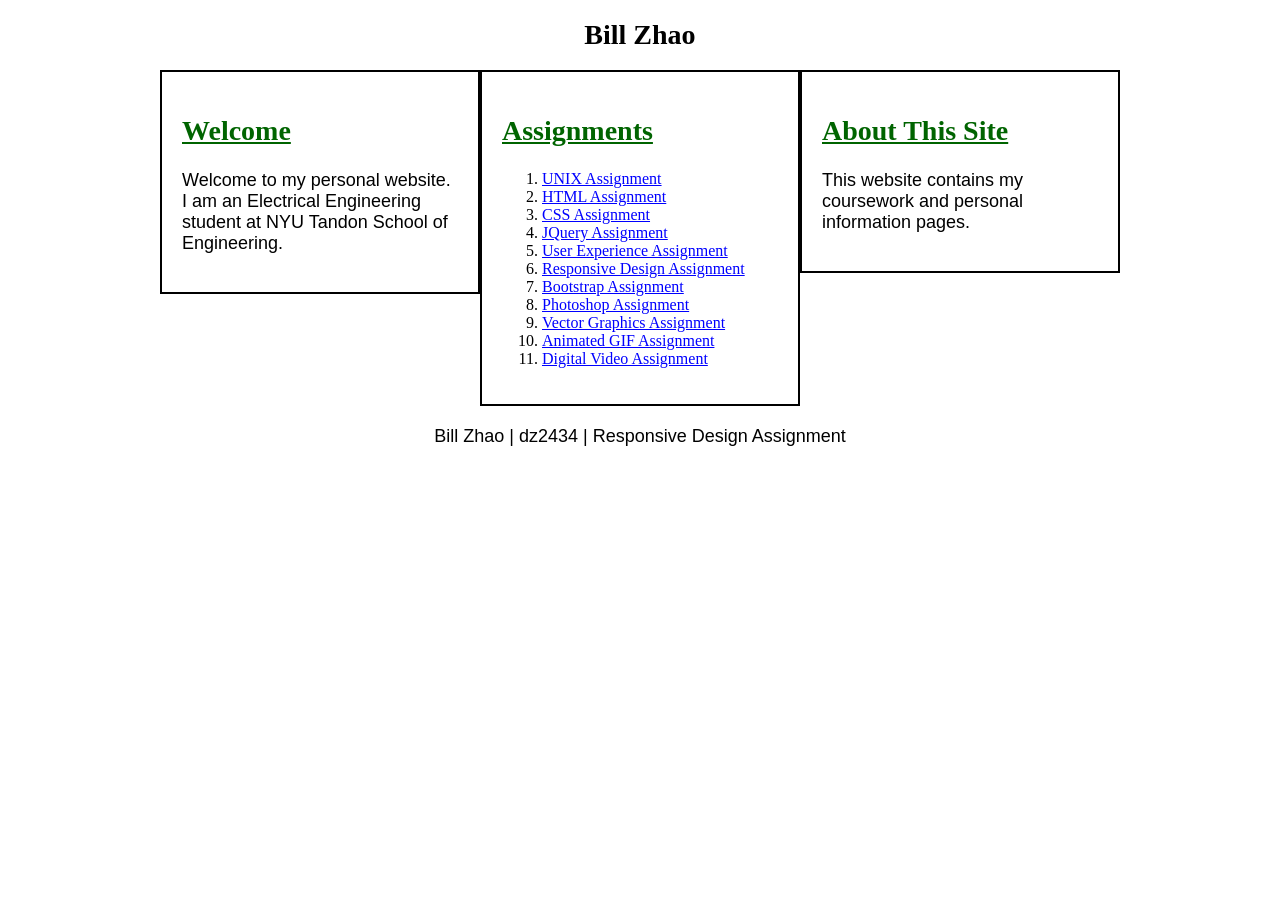
<file: index.html>
<!DOCTYPE html>
<html lang="en">

<head>
    <meta charset="utf-8" />
    <title>Bill Zhao</title>

    <link rel="stylesheet" href="css/main.css">

    <link rel="stylesheet" media="only screen and (max-width: 480px)" href="css/mobile.css">
    <link rel="stylesheet" media="only screen and (min-width: 481px) and (max-width: 960px)" href="css/tablet.css">
    <link rel="stylesheet" media="only screen and (min-width: 961px)" href="css/desktop.css">
    <meta name="viewport" content="initial-scale=1">
</head>

<body>

    <div class="container">

        <header>
            <h1>Bill Zhao</h1>
        </header>

        <main>
            <section class="column1">
                <h2>Welcome</h2>
                <p>
                    Welcome to my personal website. I am an Electrical Engineering student at NYU Tandon School of Engineering.
                </p>
            </section>

            <section class="column2">
                <h2>Assignments</h2>
                <ol>
                    <li><a href="index.html">UNIX Assignment</a></li>
                    <li><a href="about_me.html">HTML Assignment</a></li>
                    <li><a href="index.html">CSS Assignment</a></li>
                    <li><a href="topic_of_interest.html">JQuery Assignment</a></li>
                    <li><a href="user_experience_design.html">User Experience Assignment</a></li>
                    <li><a href="index.html">Responsive Design Assignment</a></li>
                    <li><a href="professional_site.html">Bootstrap Assignment</a></li>
                    <li><a href="photoshop.html">Photoshop Assignment</a></li>
                    <li><a href="vector_graphics.html">Vector Graphics Assignment</a></li>
                    <li><a href="animated_gif.html">Animated GIF Assignment</a></li>
                    <li><a href="video.html">Digital Video Assignment</a></li>
                </ol>
            </section>

            <section class="column3">
                <h2>About This Site</h2>
                <p>
                    This website contains my coursework and personal information pages.
                </p>
            </section>
        </main>

        <footer>
            <p>Bill Zhao | dz2434 | Responsive Design Assignment</p>
        </footer>

    </div>

</body>

</html>
</file>
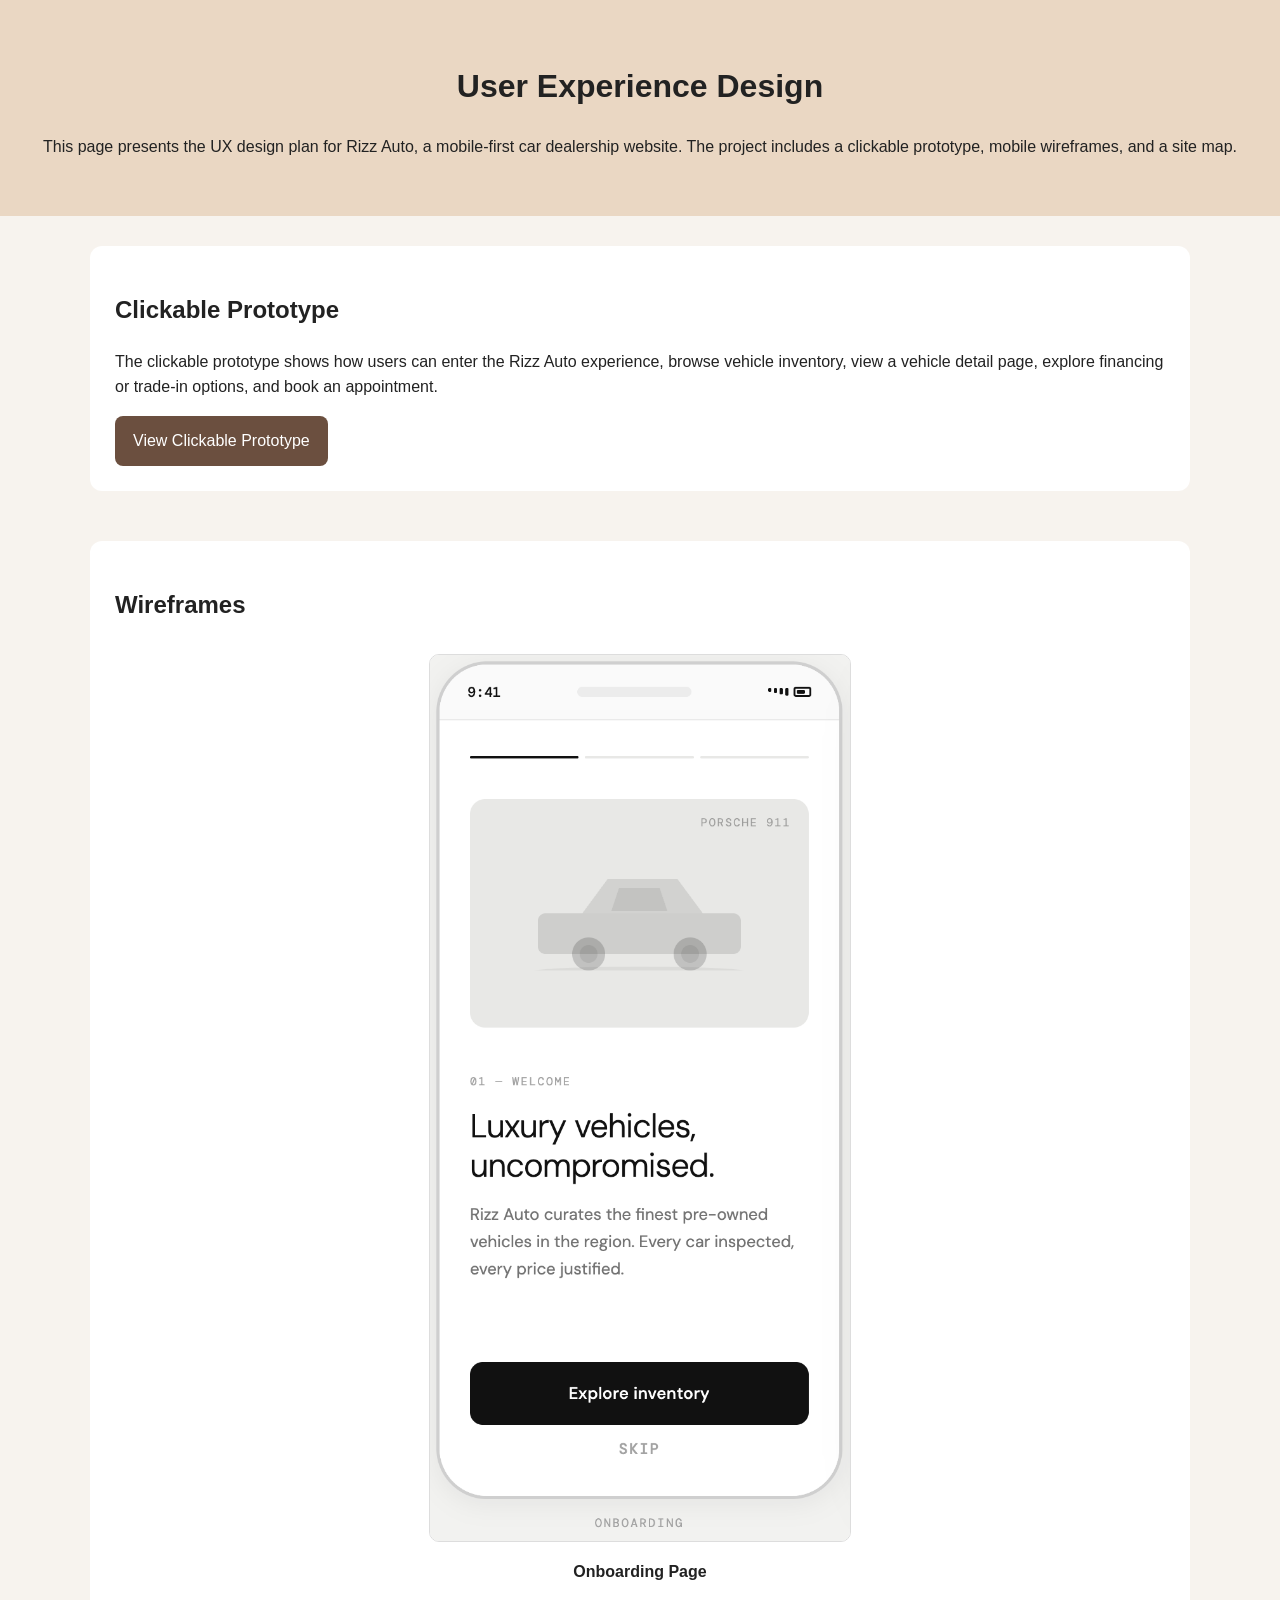
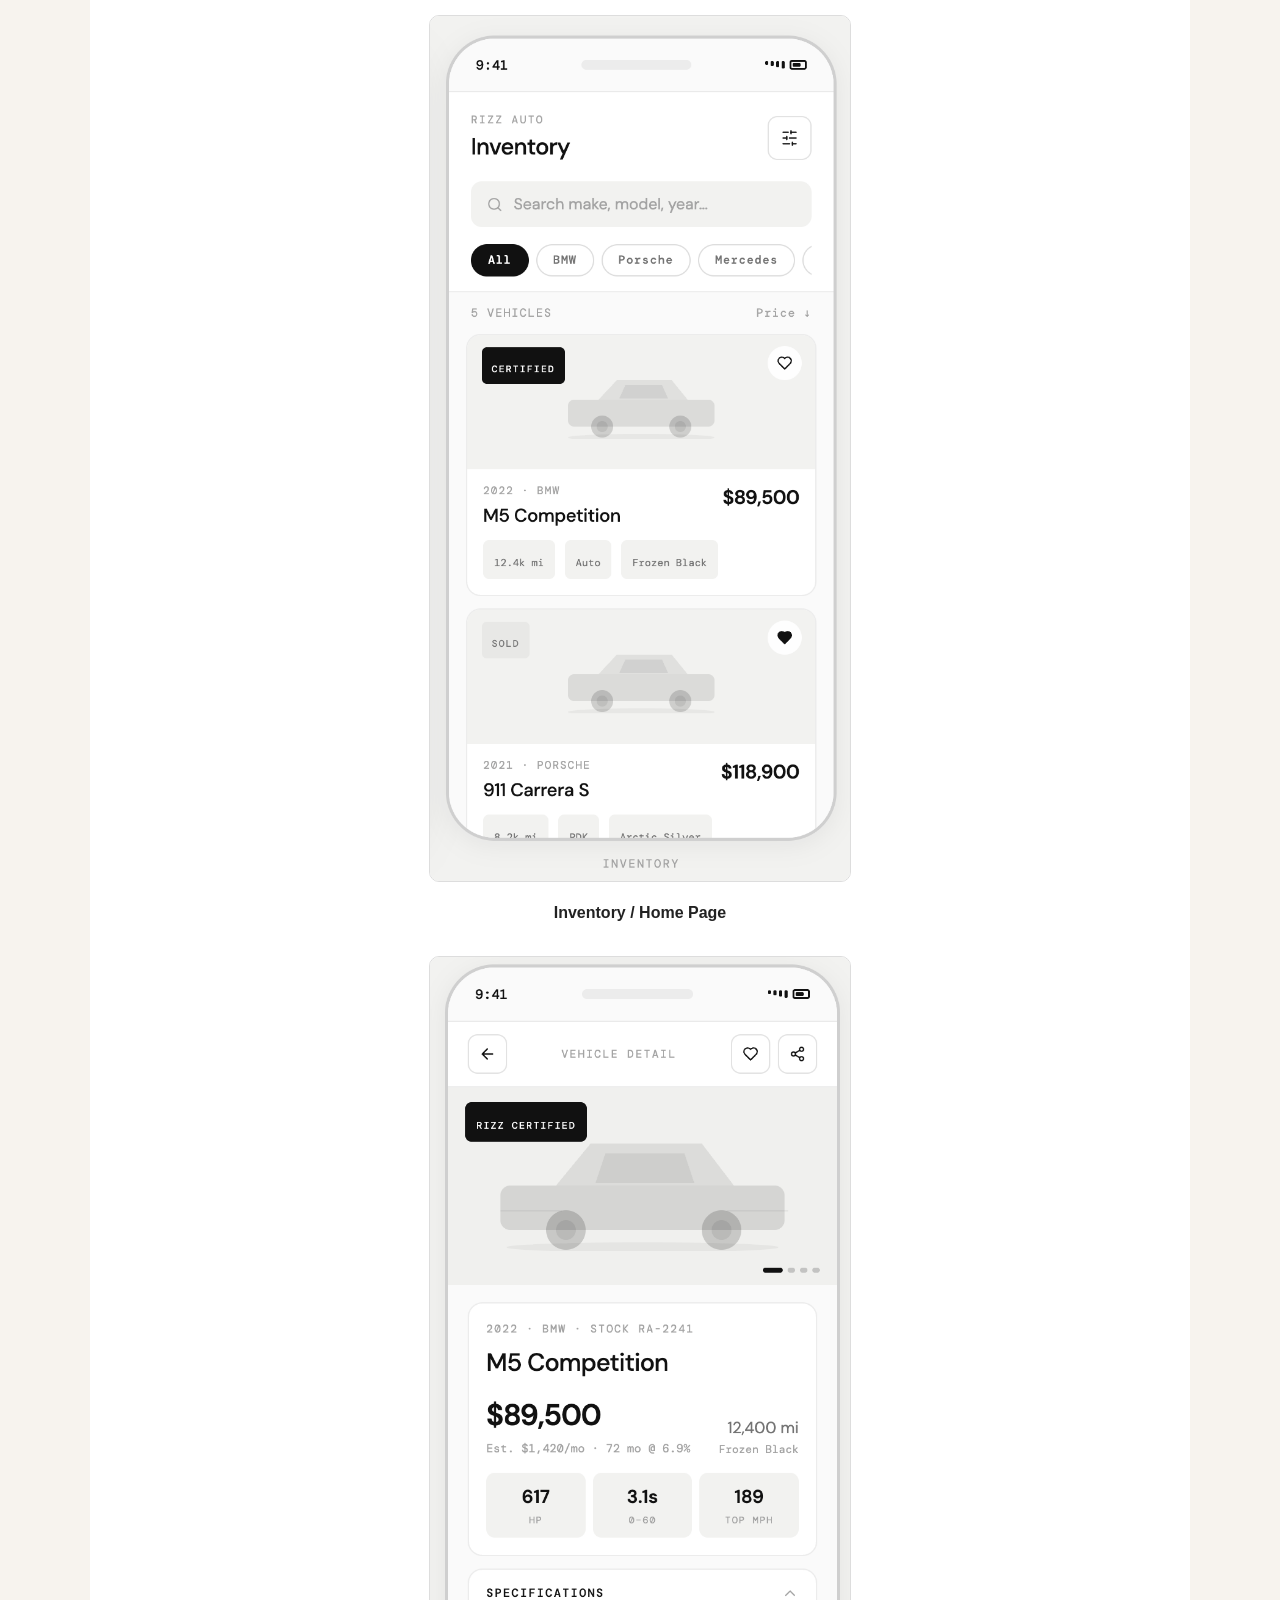
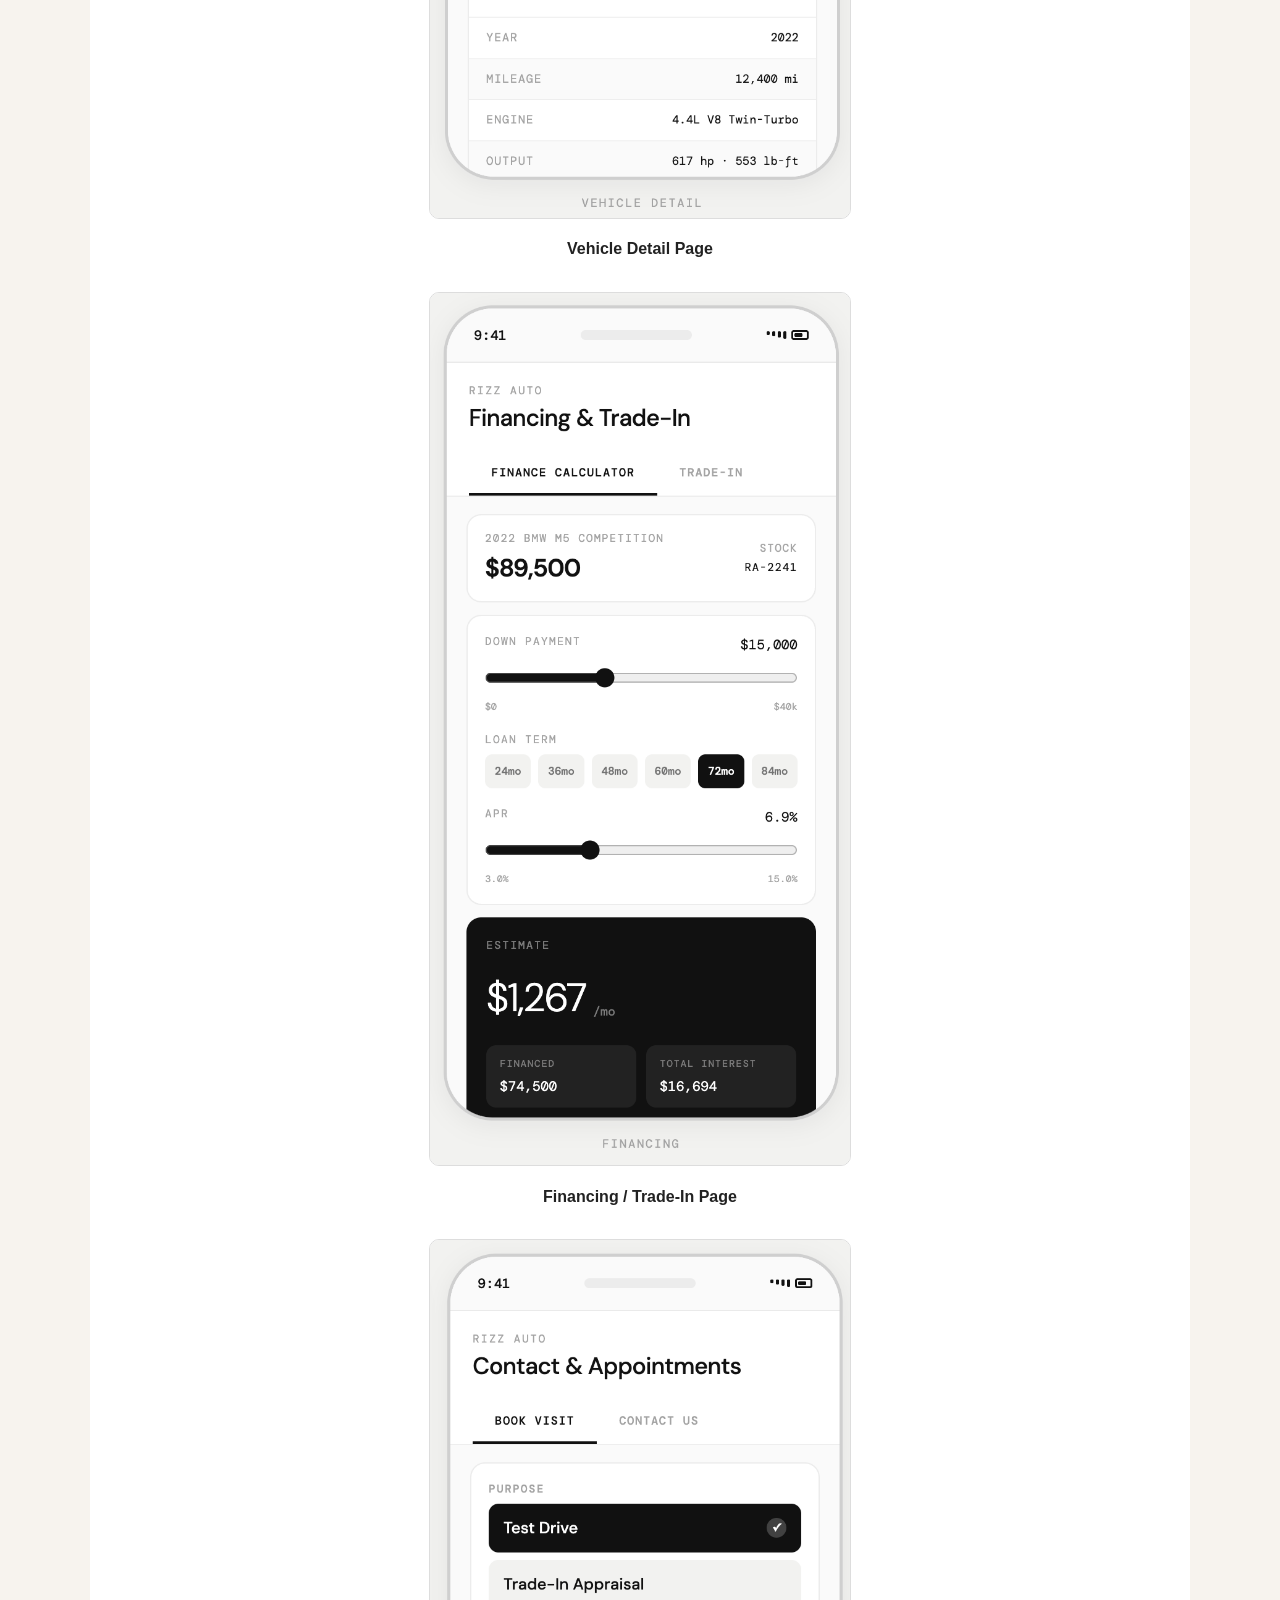
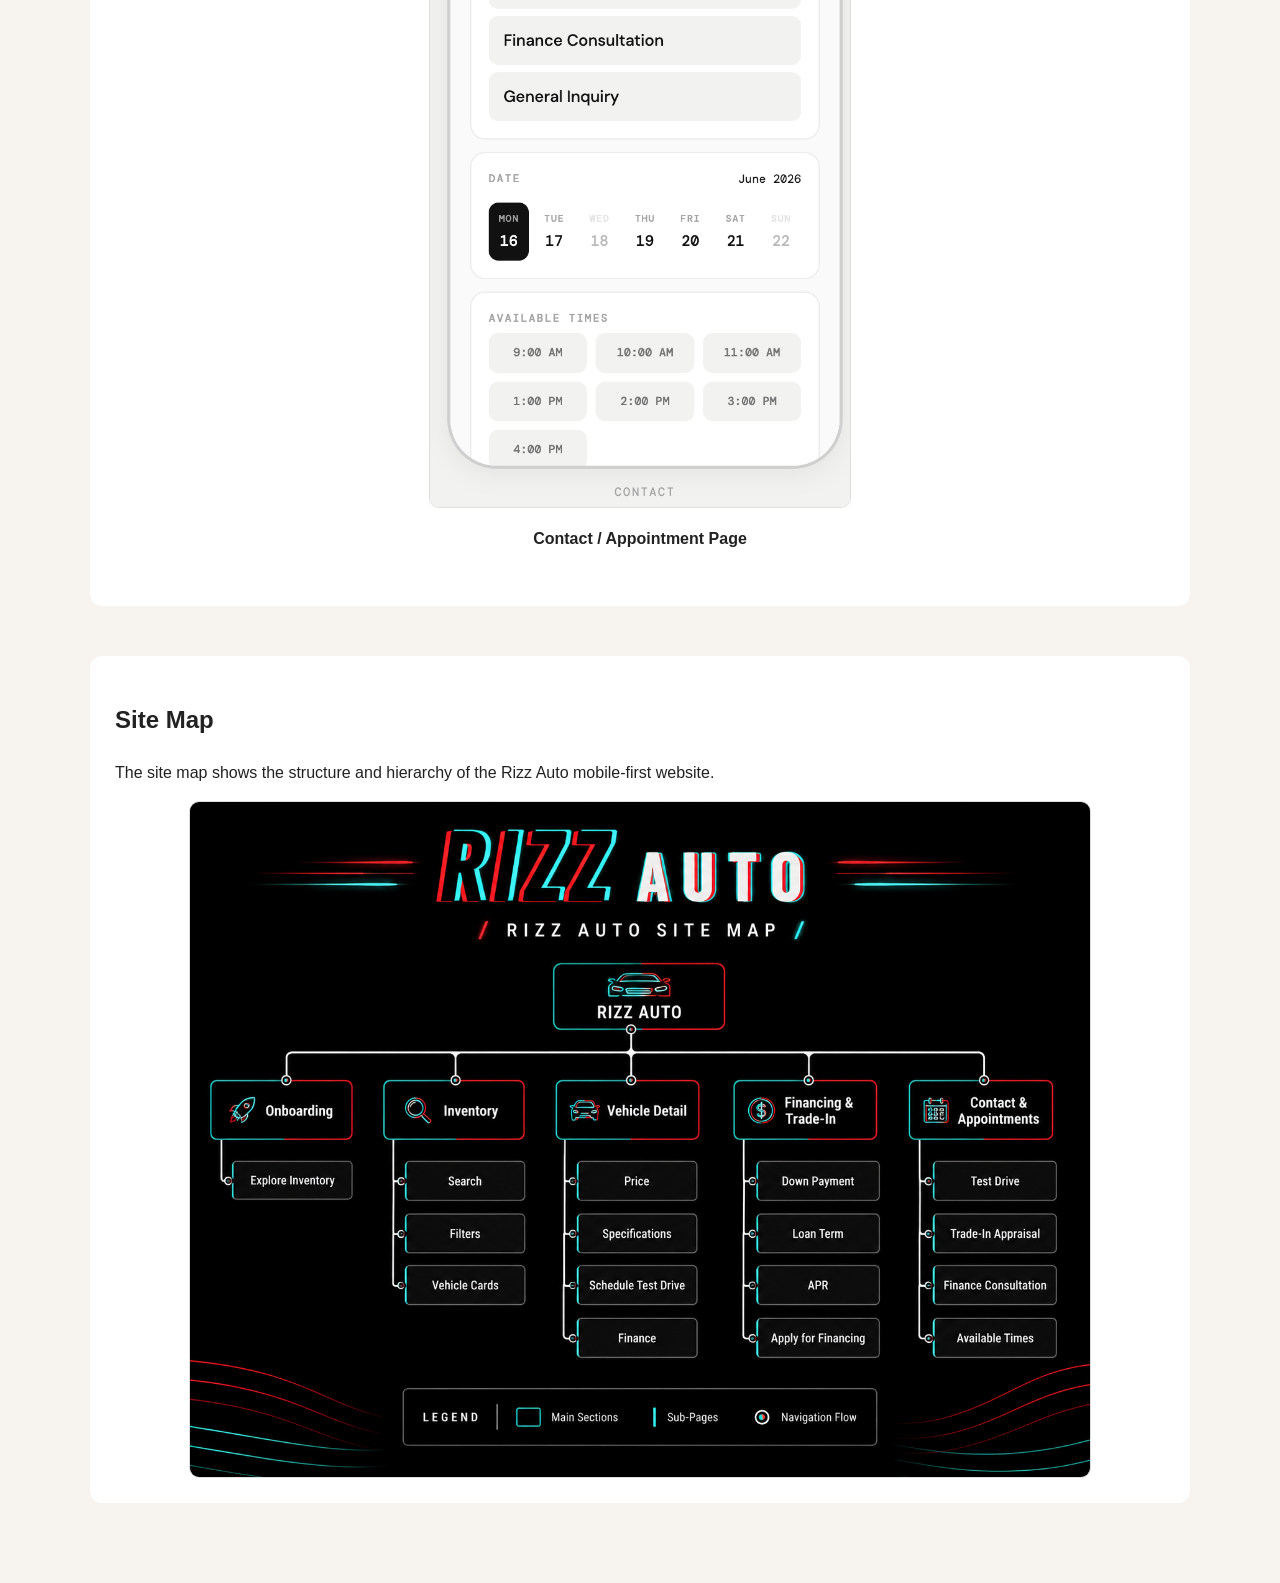
<file: user_experience_design.html>
<!DOCTYPE html>
<html lang="en">
<head>
  <meta charset="UTF-8">
  <meta name="viewport" content="width=device-width, initial-scale=1.0">
  <title>User Experience Design</title>
  <link rel="stylesheet" href="style.css">
</head>

<body>
  <header>
    <h1>User Experience Design</h1>
    <p>
      This page presents the UX design plan for Rizz Auto, a mobile-first car dealership website.
      The project includes a clickable prototype, mobile wireframes, and a site map.
    </p>
  </header>

  <main>
    <section class="prototype">
      <h2>Clickable Prototype</h2>
      <p>
        The clickable prototype shows how users can enter the Rizz Auto experience, browse vehicle inventory,
        view a vehicle detail page, explore financing or trade-in options, and book an appointment.
      </p>
      <a href="https://www.figma.com/make/lN0fD6UnsvfJe8x9VCndGf/Mobile-Wireframes--Copy-?fullscreen=1&t=b6hMeB4ZwxQolecx-1&code-node-id=0-9" target="_blank">
        View Clickable Prototype
      </a>
    </section>

    <section class="wireframes">
      <h2>Wireframes</h2>

      <figure>
        <img src="images/wireframe_onboarding.png" alt="Rizz Auto onboarding mobile wireframe">
        <figcaption>Onboarding Page</figcaption>
      </figure>

      <figure>
        <img src="images/wireframe_inventory.png" alt="Rizz Auto inventory mobile wireframe">
        <figcaption>Inventory / Home Page</figcaption>
      </figure>

      <figure>
        <img src="images/wireframe_vehicle_detail.png" alt="Rizz Auto vehicle detail mobile wireframe">
        <figcaption>Vehicle Detail Page</figcaption>
      </figure>

      <figure>
        <img src="images/wireframe_financing.png" alt="Rizz Auto financing and trade-in mobile wireframe">
        <figcaption>Financing / Trade-In Page</figcaption>
      </figure>

      <figure>
        <img src="images/wireframe_contact.png" alt="Rizz Auto contact and appointment mobile wireframe">
        <figcaption>Contact / Appointment Page</figcaption>
      </figure>
    </section>

    <section class="site_map">
      <h2>Site Map</h2>
      <p>
        The site map shows the structure and hierarchy of the Rizz Auto mobile-first website.
      </p>
      <img src="images/site_map.png" alt="Site map for Rizz Auto website">
    </section>
  </main>
</body>
</html>
</file>
<file: css/main.css>
p {
    font-family: Arial, sans-serif;
    font-size: 18px;
}

h1,
h2,
h3 {
    font-family: Georgia, serif;
    font-size: 28px;
}

a:link {
    color: blue;
}

a:visited {
    color: purple;
}

a:hover {
    color: red;
}

a:active {
    color: orange;
}

section {
    padding: 20px;
    margin-bottom: 20px;
    border: 2px solid black;
}

#my_background {
    background-color: lightblue;
}

#my_interests {
    background-color: lightyellow;
}

section h2 {
    color: darkgreen;
    text-decoration: underline;
}
</file>
<file: css/mobile.css>
.container {
    width: 100%;
    margin: 0 auto;
}

header,
footer {
    width: 100%;
    text-align: center;
}

.column1,
.column2,
.column3 {
    width: 100%;
    display: block;
    box-sizing: border-box;
    padding: 20px;
}

nav a {
    display: block;
    margin: 10px 0;
}
</file>
<file: css/tablet.css>
.container {
    width: 100%;
    margin: 0 auto;
}

header,
footer {
    width: 100%;
    text-align: center;
}

.column1,
.column2 {
    width: 50%;
    float: left;
    box-sizing: border-box;
    padding: 20px;
}

.column3 {
    width: 100%;
    clear: both;
    box-sizing: border-box;
    padding: 20px;
}

footer {
    clear: both;
}
</file>
<file: css/desktop.css>
.container {
    width: 960px;
    margin: 0 auto;
}

header,
footer {
    width: 100%;
    text-align: center;
}

.column1,
.column2,
.column3 {
    width: 320px;
    float: left;
    box-sizing: border-box;
    padding: 20px;
}

footer {
    clear: both;
}
</file>
<file: style.css>
body {
  font-family: Arial, Helvetica, sans-serif;
  margin: 0;
  padding: 0;
  line-height: 1.6;
  background-color: #f7f3ee;
  color: #222;
}

header {
  padding: 40px 20px;
  text-align: center;
  background-color: #ead7c3;
}

main {
  max-width: 1100px;
  margin: 0 auto;
  padding: 30px 20px;
}

section {
  margin-bottom: 50px;
  padding: 25px;
  background-color: white;
  border-radius: 12px;
}

.prototype a {
  display: inline-block;
  padding: 12px 18px;
  background-color: #6b4f3f;
  color: white;
  text-decoration: none;
  border-radius: 8px;
}

.wireframes {
  display: block;
}

.wireframes figure {
  margin: 30px 0;
  text-align: center;
}

.wireframes img {
  max-width: 420px;
  width: 100%;
}

figure {
  margin: 0;
  text-align: center;
}

img {
  max-width: 100%;
  height: auto;
  border: 1px solid #ddd;
  border-radius: 10px;
}

figcaption {
  margin-top: 10px;
  font-weight: bold;
}

.site_map img {
  display: block;
  margin: 0 auto;
  max-width: 900px;
}
</file>
